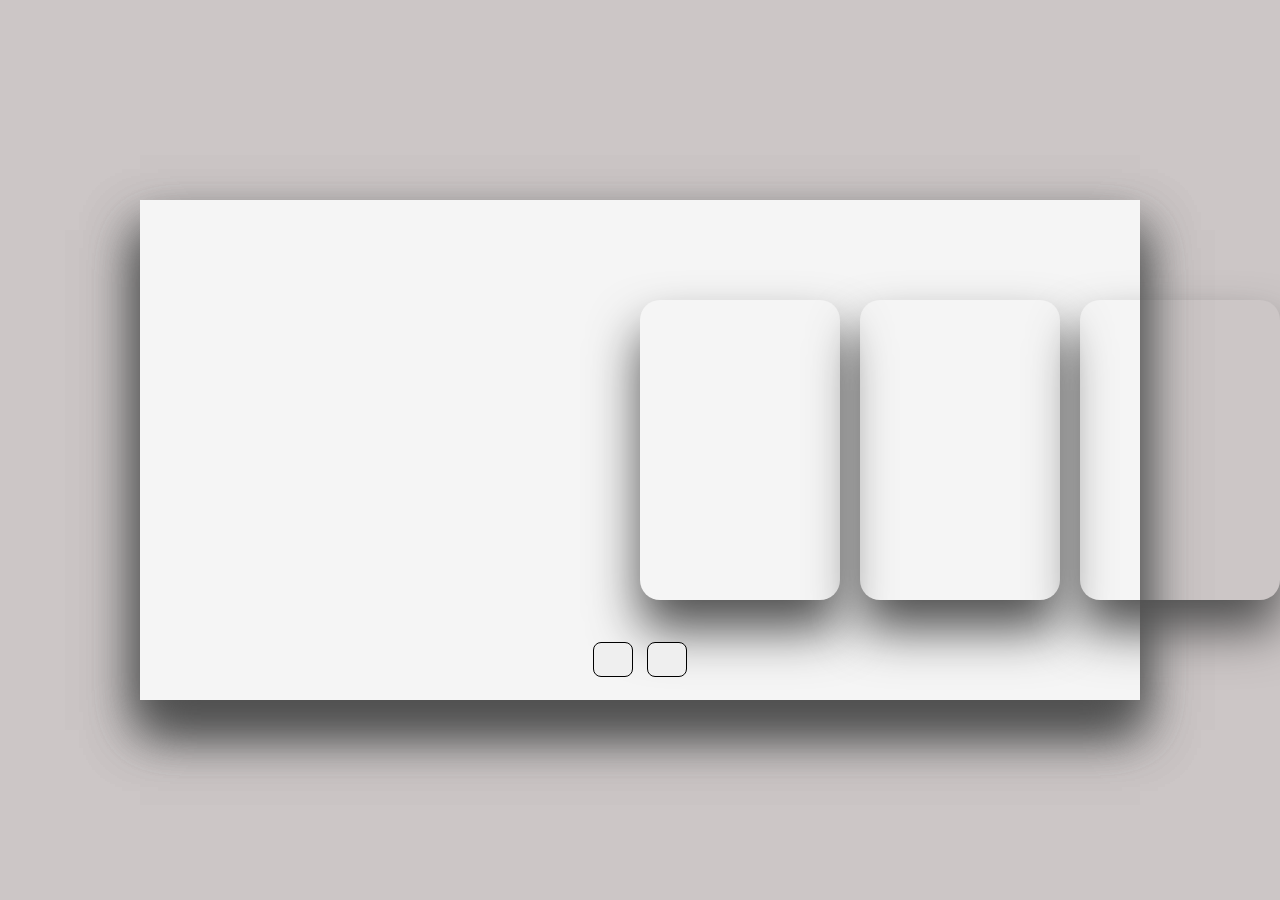
<file: 1 Animated Slider/index.html>
<!DOCTYPE html>
<html lang="en">
    <head>
        <meta charset="UTF-8">
        <meta name="viewport" content="width=device-width, initial-scale=1.0">
        <title>Slider Design | X-Dev</title>
        <link rel="stylesheet" href="style.css" />
        <link rel="stylesheet"
            href="https://cdnjs.cloudflare.com/ajax/libs/font-awesome/6.4.0/css/all.min.css"
            integrity="sha512-iecdLmaskl7CVkqkXNQ/ZH/XLlvWZOJyj7Yy7tcenmpD1ypASozpmT/E0iPtmFIB46ZmdtAc9eNBvH0H/ZpiBw=="
            crossorigin="anonymous" referrerpolicy="no-referrer" />
    </head>
    <body>
        <!--Font Awesome CDN-->

        <div class="container">

            <div class="slide">

                <div class="item"
                    style="background-image: url(https://i.ibb.co/qCkd9jS/img1.jpg);">
                    <div class="content">
                        <div class="name">Switzerland</div>
                        <div class="des">X-Dev, Transforming code into visual poetry..!</div>
                        <button>See More</button>
                    </div>
                </div>
                <div class="item"
                    style="background-image: url(https://i.ibb.co/jrRb11q/img2.jpg);">
                    <div class="content">
                        <div class="name">Finland</div>
                        <div class="des">X-Dev, Transforming code into visual poetry..!</div>
                        <button>See More</button>
                    </div>
                </div>
                <div class="item"
                    style="background-image: url(https://i.ibb.co/NSwVv8D/img3.jpg);">
                    <div class="content">
                        <div class="name">Iceland</div>
                        <div class="des">X-Dev, Transforming code into visual poetry..!</div>
                        <button>See More</button>
                    </div>
                </div>
                <div class="item"
                    style="background-image: url(https://i.ibb.co/Bq4Q0M8/img4.jpg);">
                    <div class="content">
                        <div class="name">Australia</div>
                        <div class="des">X-Dev, Transforming code into visual poetry..!</div>
                        <button>See More</button>
                    </div>
                </div>
                <div class="item"
                    style="background-image: url(https://i.ibb.co/jTQfmTq/img5.jpg);">
                    <div class="content">
                        <div class="name">Netherland</div>
                        <div class="des">X-Dev, Transforming code into visual poetry..!</div>
                        <button>See More</button>
                    </div>
                </div>
                <div class="item"
                    style="background-image: url(https://i.ibb.co/RNkk6L0/img6.jpg);">
                    <div class="content">
                        <div class="name">Ireland</div>
                        <div class="des">X-Dev, Transforming code into visual poetry..! </div>
                        <button>See More</button>
                    </div>
                </div>

            </div>

            <div class="button">
                <button class="prev"><i
                        class="fa-solid fa-arrow-left"></i></button>
                <button class="next"><i
                        class="fa-solid fa-arrow-right"></i></button>
            </div>

        </div>
        <script src="script.js"></script>
    </body>
</html>
</file>
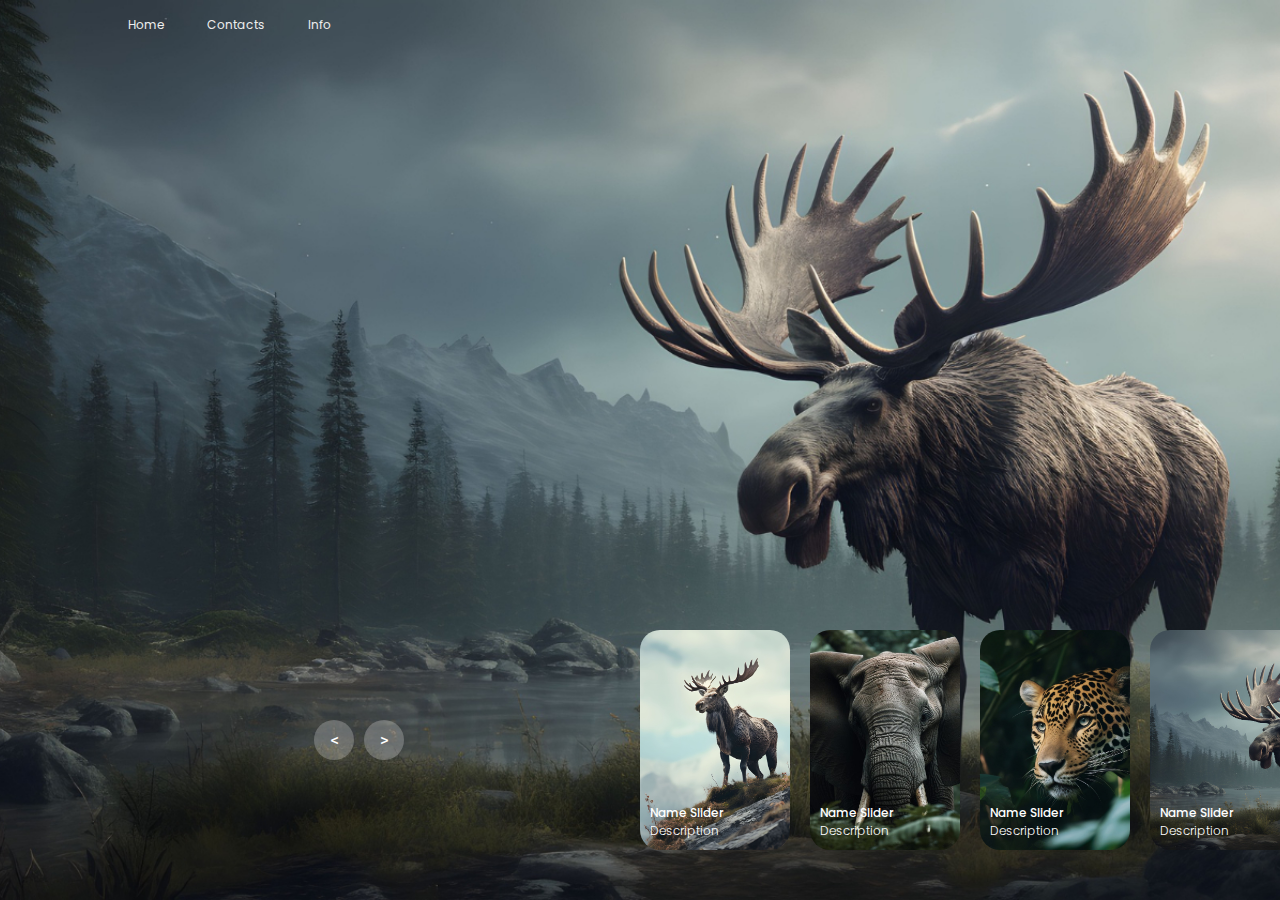
<file: 2 Animated Slider/index.html>
<!DOCTYPE html>
<html lang="en">
<head>
    <meta charset="UTF-8">
    <meta name="viewport" content="width=device-width, initial-scale=1.0">
    <title>X-Dev</title>
    <link rel="stylesheet" href="style.css">
</head>
<body>
    <header>
        <nav>
            <a href="">Home</a>
            <a href="">Contacts</a>
            <a href="">Info</a>
        </nav>
    </header>

    <!-- carousel -->
    <div class="carousel">
        <!-- list item -->
        <div class="list">
            <div class="item">
                <img src="assets/img1.jpg">
                <div class="content">
                    <div class="author">X-Dev</div>
                    <div class="title">DESIGN SLIDER</div>
                    <div class="topic">ANIMAL</div>
                    <div class="des">
                        <!-- lorem 50 -->
                        Lorem ipsum dolor, sit amet consectetur adipisicing elit. Ut sequi, rem magnam nesciunt minima placeat, itaque eum neque officiis unde, eaque optio ratione aliquid assumenda facere ab et quasi ducimus aut doloribus non numquam. Explicabo, laboriosam nisi reprehenderit tempora at laborum natus unde. Ut, exercitationem eum aperiam illo illum laudantium?
                    </div>
                    <div class="buttons">
                        <button>SEE MORE</button>
                        <button>SUBSCRIBE</button>
                    </div>
                </div>
            </div>
            <div class="item">
                <img src="assets/img2.jpg">
                <div class="content">
                    <div class="author">X-Dev</div>
                    <div class="title">DESIGN SLIDER</div>
                    <div class="topic">ANIMAL</div>
                    <div class="des">
                        Lorem ipsum dolor, sit amet consectetur adipisicing elit. Ut sequi, rem magnam nesciunt minima placeat, itaque eum neque officiis unde, eaque optio ratione aliquid assumenda facere ab et quasi ducimus aut doloribus non numquam. Explicabo, laboriosam nisi reprehenderit tempora at laborum natus unde. Ut, exercitationem eum aperiam illo illum laudantium?
                    </div>
                    <div class="buttons">
                        <button>SEE MORE</button>
                        <button>SUBSCRIBE</button>
                    </div>
                </div>
            </div>
            <div class="item">
                <img src="assets/img3.jpg">
                <div class="content">
                    <div class="author">X-Dev</div>
                    <div class="title">DESIGN SLIDER</div>
                    <div class="topic">ANIMAL</div>
                    <div class="des">
                        Lorem ipsum dolor, sit amet consectetur adipisicing elit. Ut sequi, rem magnam nesciunt minima placeat, itaque eum neque officiis unde, eaque optio ratione aliquid assumenda facere ab et quasi ducimus aut doloribus non numquam. Explicabo, laboriosam nisi reprehenderit tempora at laborum natus unde. Ut, exercitationem eum aperiam illo illum laudantium?
                    </div>
                    <div class="buttons">
                        <button>SEE MORE</button>
                        <button>SUBSCRIBE</button>
                    </div>
                </div>
            </div>
            <div class="item">
                <img src="assets/img4.jpg">
                <div class="content">
                    <div class="author">X-Dev</div>
                    <div class="title">DESIGN SLIDER</div>
                    <div class="topic">ANIMAL</div>
                    <div class="des">
                        Lorem ipsum dolor, sit amet consectetur adipisicing elit. Ut sequi, rem magnam nesciunt minima placeat, itaque eum neque officiis unde, eaque optio ratione aliquid assumenda facere ab et quasi ducimus aut doloribus non numquam. Explicabo, laboriosam nisi reprehenderit tempora at laborum natus unde. Ut, exercitationem eum aperiam illo illum laudantium?
                    </div>
                    <div class="buttons">
                        <button>SEE MORE</button>
                        <button>SUBSCRIBE</button>
                    </div>
                </div>
            </div>
        </div>
        <!-- list thumnail -->
        <div class="thumbnail">
            <div class="item">
                <img src="assets/img1.jpg">
                <div class="content">
                    <div class="title">
                        Name Slider
                    </div>
                    <div class="description">
                        Description
                    </div>
                </div>
            </div>
            <div class="item">
                <img src="assets/img2.jpg">
                <div class="content">
                    <div class="title">
                        Name Slider
                    </div>
                    <div class="description">
                        Description
                    </div>
                </div>
            </div>
            <div class="item">
                <img src="assets/img3.jpg">
                <div class="content">
                    <div class="title">
                        Name Slider
                    </div>
                    <div class="description">
                        Description
                    </div>
                </div>
            </div>
            <div class="item">
                <img src="assets/img4.jpg">
                <div class="content">
                    <div class="title">
                        Name Slider
                    </div>
                    <div class="description">
                        Description
                    </div>
                </div>
            </div>
        </div>
        <!-- next prev -->

        <div class="arrows">
            <button id="prev"><</button>
            <button id="next">></button>
        </div>
        <!-- time running -->
        <div class="time"></div>
    </div>

    <script src="script.js"></script>
</body>
</html>
</file>
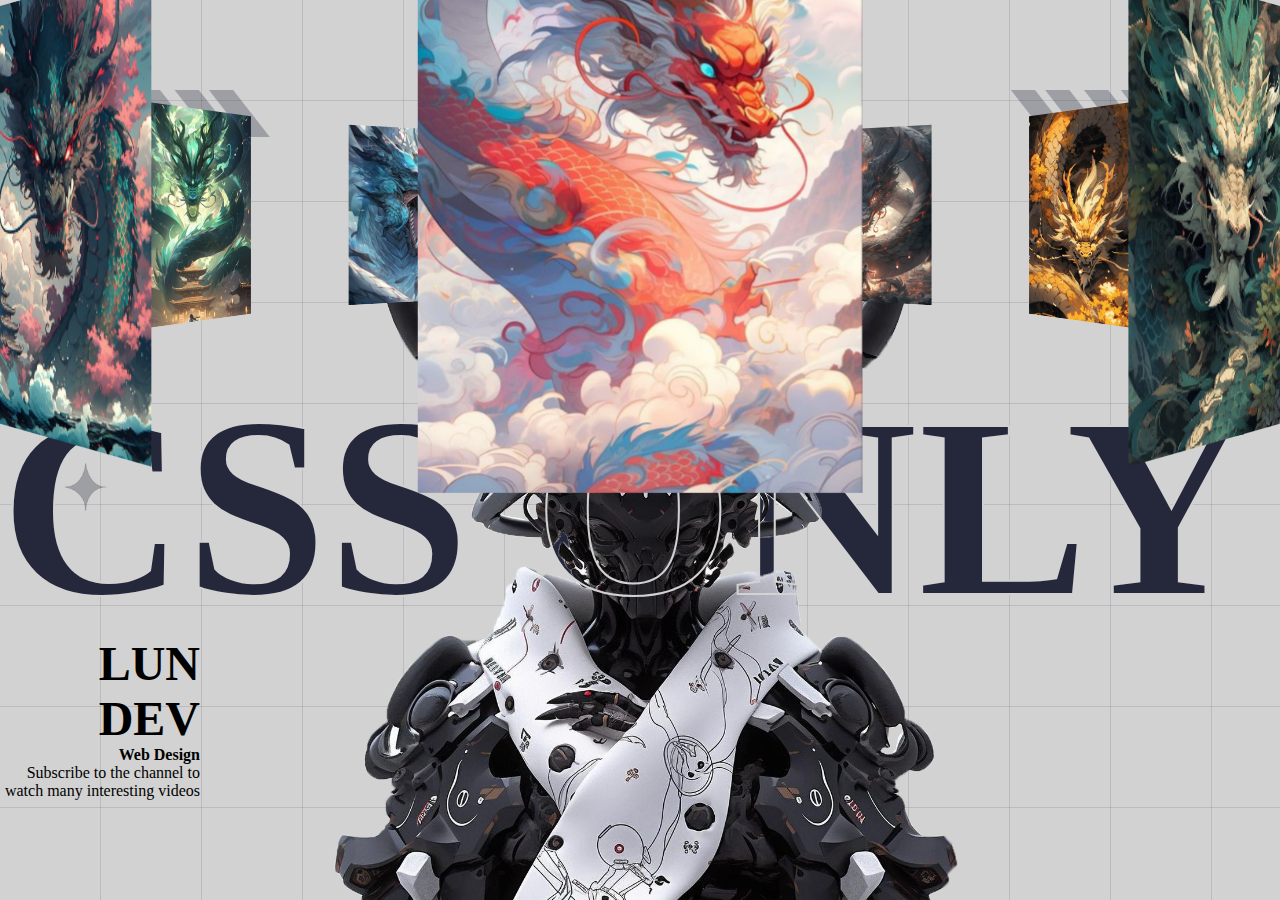
<file: 4 3D Roatating Slider/index.html>
<!DOCTYPE html>
<html lang="en">
<head>
    <meta charset="UTF-8">
    <meta name="viewport" content="width=device-width, initial-scale=1.0">
    <title>Document</title>
    <style>
        
        *{
            margin: 0;
            padding: 0;
            box-sizing: border-box;
        }
        body{
            background-color: #D2D2D2;
            background-image:
            repeating-linear-gradient(
                to right, transparent 0 100px,
                #25283b22 100px 101px
            ),
            repeating-linear-gradient(
                to bottom, transparent 0 100px,
                #25283b22 100px 101px
            );
        }
        
        body::before{
            position: absolute;
            width: min(1400px, 90vw);
            top: 10%;
            left: 50%;
            height: 50%;
            transform: translateX(-50%);
            content: '';
            background-image: url(images/bg.png);
            background-size: 100%;
            background-repeat: no-repeat;
            background-position: top center;
            pointer-events: none;
        }
    </style>
    <link rel="stylesheet" href="style.css">
</head>
<body>

    <div class="banner">
        <div class="slider" style="--quantity: 10">
            <div class="item" style="--position: 1"><img src="images/dragon_1.jpg" alt=""></div>
            <div class="item" style="--position: 2"><img src="images/dragon_2.jpg" alt=""></div>
            <div class="item" style="--position: 3"><img src="images/dragon_3.jpg" alt=""></div>
            <div class="item" style="--position: 4"><img src="images/dragon_4.jpg" alt=""></div>
            <div class="item" style="--position: 5"><img src="images/dragon_5.jpg" alt=""></div>
            <div class="item" style="--position: 6"><img src="images/dragon_6.jpg" alt=""></div>
            <div class="item" style="--position: 7"><img src="images/dragon_7.jpg" alt=""></div>
            <div class="item" style="--position: 8"><img src="images/dragon_8.jpg" alt=""></div>
            <div class="item" style="--position: 9"><img src="images/dragon_9.jpg" alt=""></div>
            <div class="item" style="--position: 10"><img src="images/dragon_10.jpg" alt=""></div>
        </div>
        <div class="content">
            <h1 data-content="CSS ONLY">
                CSS ONLY
            </h1>
            <div class="author">
                <h2>LUN DEV</h2>
                <p><b>Web Design</b></p>
                <p>
                    Subscribe to the channel to watch many interesting videos
                </p>
            </div>
            <div class="model"></div>
        </div>
    </div>
    <!-- <p>Lorem ipsum dolor sit amet consectetur adipisicing elit. Qui magni laborum harum, vero repudiandae odio doloremque blanditiis impedit fugit, sint itaque magnam, voluptate incidunt numquam consequuntur nisi quis. Accusamus inventore nisi repellat ea earum aut qui tempora eum dolorum ab corrupti reiciendis, ratione non neque molestias possimus ut deserunt iure suscipit sint quas aperiam quisquam aspernatur? Possimus unde, sunt necessitatibus labore, eos dolorem sit non sint natus dolor facilis, est vero sed magnam ea reprehenderit placeat voluptas reiciendis nostrum. Rem nam, nobis harum accusamus earum repellendus voluptas explicabo ab consequatur porro sapiente quidem esse ut ipsa eligendi error magnam suscipit.</p> -->
</body>
</html>
</file>
<file: 1 Animated Slider/style.css>
*{
  margin: 0;
  padding: 0;
  box-sizing: border-box;
}

body{
  background: #ccc6c6;
  overflow: hidden;
}

.container{
  position: absolute;
  top: 50%;
  left: 50%;
  transform: translate(-50%, -50%);
  width: 1000px;
  height: 500px;
  background: #f5f5f5;
  box-shadow: 0 30px 50px #dbdbdb;
}

.container .slide .item{
  width: 200px;
  height: 300px;
  position: absolute;
  top: 50%;
  transform: translate(0, -50%);
  border-radius: 20px;
  box-shadow: 0 30px 50px #505050;
  background-position: 50% 50%;
  background-size: cover;
  display: inline-block;
  transition: 0.5s;
}

.slide .item:nth-child(1),
.slide .item:nth-child(2){
  top: 0;
  left: 0;
  transform: translate(0, 0);
  border-radius: 0;
  width: 100%;
  height: 100%;
}


.slide .item:nth-child(3){
  left: 50%;
}
.slide .item:nth-child(4){
  left: calc(50% + 220px);
}
.slide .item:nth-child(5){
  left: calc(50% + 440px);
}

/* here n = 0, 1, 2, 3,... */
.slide .item:nth-child(n + 6){
  left: calc(50% + 660px);
  opacity: 0;
}



.item .content{
  position: absolute;
  top: 50%;
  left: 100px;
  width: 300px;
  text-align: left;
  color: #eee;
  transform: translate(0, -50%);
  font-family: system-ui;
  display: none;
}


.slide .item:nth-child(2) .content{
  display: block;
}


.content .name{
  font-size: 40px;
  text-transform: uppercase;
  font-weight: bold;
  opacity: 0;
  animation: animate 1s ease-in-out 1 forwards;
}

.content .des{
  margin-top: 10px;
  margin-bottom: 20px;
  opacity: 0;
  animation: animate 1s ease-in-out 0.3s 1 forwards;
}

.content button{
  padding: 10px 20px;
  border: none;
  cursor: pointer;
  opacity: 0;
  animation: animate 1s ease-in-out 0.6s 1 forwards;
}


@keyframes animate {
  from{
      opacity: 0;
      transform: translate(0, 100px);
      filter: blur(33px);
  }

  to{
      opacity: 1;
      transform: translate(0);
      filter: blur(0);
  }
}



.button{
  width: 100%;
  text-align: center;
  position: absolute;
  bottom: 20px;
}

.button button{
  width: 40px;
  height: 35px;
  border-radius: 8px;
  border: none;
  cursor: pointer;
  margin: 0 5px;
  border: 1px solid #000;
  transition: 0.3s;
}

.button button:hover{
  background: #ababab;
  color: #fff;
}
</file>
<file: 2 Animated Slider/style.css>
@import url('https://fonts.googleapis.com/css2?family=Poppins:ital,wght@0,100;0,200;0,300;0,400;0,500;0,600;0,700;0,800;0,900;1,100;1,200;1,300;1,400;1,500;1,600;1,700;1,800;1,900&display=swap');
body{
    margin: 0;
    background-color: #000;
    color: #eee;
    font-family: Poppins;
    font-size: 12px;
}
a{
    text-decoration: none;
}
header{
    width: 1140px;
    max-width: 80%;
    margin: auto;
    height: 50px;
    display: flex;
    align-items: center;
    position: relative;
    z-index: 100;
}
header a{
    color: #eee;
    margin-right: 40px;
}
/* carousel */
.carousel{
    height: 100vh;
    margin-top: -50px;
    width: 100vw;
    overflow: hidden;
    position: relative;
}
.carousel .list .item{
    width: 100%;
    height: 100%;
    position: absolute;
    inset: 0 0 0 0;
}
.carousel .list .item img{
    width: 100%;
    height: 100%;
    object-fit: cover;
}
.carousel .list .item .content{
    position: absolute;
    top: 20%;
    width: 1140px;
    max-width: 80%;
    left: 50%;
    transform: translateX(-50%);
    padding-right: 30%;
    box-sizing: border-box;
    color: #fff;
    text-shadow: 0 5px 10px #0004;
}
.carousel .list .item .author{
    font-weight: bold;
    letter-spacing: 10px;
}
.carousel .list .item .title,
.carousel .list .item .topic{
    font-size: 5em;
    font-weight: bold;
    line-height: 1.3em;
}
.carousel .list .item .topic{
    color: #f1683a;
}
.carousel .list .item .buttons{
    display: grid;
    grid-template-columns: repeat(2, 130px);
    grid-template-rows: 40px;
    gap: 5px;
    margin-top: 20px;
}
.carousel .list .item .buttons button{
    border: none;
    background-color: #eee;
    letter-spacing: 3px;
    font-family: Poppins;
    font-weight: 500;
}
.carousel .list .item .buttons button:nth-child(2){
    background-color: transparent;
    border: 1px solid #fff;
    color: #eee;
}
/* thumbail */
.thumbnail{
    position: absolute;
    bottom: 50px;
    left: 50%;
    width: max-content;
    z-index: 100;
    display: flex;
    gap: 20px;
}
.thumbnail .item{
    width: 150px;
    height: 220px;
    flex-shrink: 0;
    position: relative;
}
.thumbnail .item img{
    width: 100%;
    height: 100%;
    object-fit: cover;
    border-radius: 20px;
}
.thumbnail .item .content{
    color: #fff;
    position: absolute;
    bottom: 10px;
    left: 10px;
    right: 10px;
}
.thumbnail .item .content .title{
    font-weight: 500;
}
.thumbnail .item .content .description{
    font-weight: 300;
}
/* arrows */
.arrows{
    position: absolute;
    top: 80%;
    right: 52%;
    z-index: 100;
    width: 300px;
    max-width: 30%;
    display: flex;
    gap: 10px;
    align-items: center;
}
.arrows button{
    width: 40px;
    height: 40px;
    border-radius: 50%;
    background-color: #eee4;
    border: none;
    color: #fff;
    font-family: monospace;
    font-weight: bold;
    transition: .5s;
}
.arrows button:hover{
    background-color: #fff;
    color: #000;
}

/* animation */
.carousel .list .item:nth-child(1){
    z-index: 1;
}

/* animation text in first item */

.carousel .list .item:nth-child(1) .content .author,
.carousel .list .item:nth-child(1) .content .title,
.carousel .list .item:nth-child(1) .content .topic,
.carousel .list .item:nth-child(1) .content .des,
.carousel .list .item:nth-child(1) .content .buttons
{
    transform: translateY(50px);
    filter: blur(20px);
    opacity: 0;
    animation: showContent .5s 1s linear 1 forwards;
}
@keyframes showContent{
    to{
        transform: translateY(0px);
        filter: blur(0px);
        opacity: 1;
    }
}
.carousel .list .item:nth-child(1) .content .title{
    animation-delay: 1.2s!important;
}
.carousel .list .item:nth-child(1) .content .topic{
    animation-delay: 1.4s!important;
}
.carousel .list .item:nth-child(1) .content .des{
    animation-delay: 1.6s!important;
}
.carousel .list .item:nth-child(1) .content .buttons{
    animation-delay: 1.8s!important;
}
/* create animation when next click */
.carousel.next .list .item:nth-child(1) img{
    width: 150px;
    height: 220px;
    position: absolute;
    bottom: 50px;
    left: 50%;
    border-radius: 30px;
    animation: showImage .5s linear 1 forwards;
}
@keyframes showImage{
    to{
        bottom: 0;
        left: 0;
        width: 100%;
        height: 100%;
        border-radius: 0;
    }
}

.carousel.next .thumbnail .item:nth-last-child(1){
    overflow: hidden;
    animation: showThumbnail .5s linear 1 forwards;
}
.carousel.prev .list .item img{
    z-index: 100;
}
@keyframes showThumbnail{
    from{
        width: 0;
        opacity: 0;
    }
}
.carousel.next .thumbnail{
    animation: effectNext .5s linear 1 forwards;
}

@keyframes effectNext{
    from{
        transform: translateX(150px);
    }
}

/* running time */

.carousel .time{
    position: absolute;
    z-index: 1000;
    width: 0%;
    height: 3px;
    background-color: #f1683a;
    left: 0;
    top: 0;
}

.carousel.next .time,
.carousel.prev .time{
    animation: runningTime 3s linear 1 forwards;
}
@keyframes runningTime{
    from{ width: 100%}
    to{width: 0}
}


/* prev click */

.carousel.prev .list .item:nth-child(2){
    z-index: 2;
}

.carousel.prev .list .item:nth-child(2) img{
    animation: outFrame 0.5s linear 1 forwards;
    position: absolute;
    bottom: 0;
    left: 0;
}
@keyframes outFrame{
    to{
        width: 150px;
        height: 220px;
        bottom: 50px;
        left: 50%;
        border-radius: 20px;
    }
}

.carousel.prev .thumbnail .item:nth-child(1){
    overflow: hidden;
    opacity: 0;
    animation: showThumbnail .5s linear 1 forwards;
}
.carousel.next .arrows button,
.carousel.prev .arrows button{
    pointer-events: none;
}
.carousel.prev .list .item:nth-child(2) .content .author,
.carousel.prev .list .item:nth-child(2) .content .title,
.carousel.prev .list .item:nth-child(2) .content .topic,
.carousel.prev .list .item:nth-child(2) .content .des,
.carousel.prev .list .item:nth-child(2) .content .buttons
{
    animation: contentOut 1.5s linear 1 forwards!important;
}

@keyframes contentOut{
    to{
        transform: translateY(-150px);
        filter: blur(20px);
        opacity: 0;
    }
}
@media screen and (max-width: 678px) {
    .carousel .list .item .content{
        padding-right: 0;
    }
    .carousel .list .item .content .title{
        font-size: 30px;
    }
}
</file>
<file: 4 3D Roatating Slider/style.css>
@import url('https://fonts.cdnfonts.com/css/ica-rubrik-black');
@import url('https://fonts.cdnfonts.com/css/poppins');

.banner{
    width: 100%;
    height: 100vh;
    text-align: center;
    overflow: hidden;
    position: relative;
}
.banner .slider{
    position: absolute;
    width: 200px;
    height: 250px;
    top: 10%;
    left: calc(50% - 100px);
    transform-style: preserve-3d;
    transform: perspective(1000px);
    animation: autoRun 20s linear infinite;
    z-index: 2;
}
@keyframes autoRun{
    from{
        transform: perspective(1000px) rotateX(-16deg) rotateY(0deg);
    }to{
        transform: perspective(1000px) rotateX(-16deg) rotateY(360deg);
    }
}

.banner .slider .item{
    position: absolute;
    inset: 0 0 0 0;
    transform: 
        rotateY(calc( (var(--position) - 1) * (360 / var(--quantity)) * 1deg))
        translateZ(550px);
}
.banner .slider .item img{
    width: 100%;
    height: 100%;
    object-fit: cover;
}
.banner .content{
    position: absolute;
    bottom: 0;
    left: 50%;
    transform: translateX(-50%);
    width: min(1400px, 100vw);
    height: max-content;
    padding-bottom: 100px;
    display: flex;
    flex-wrap: wrap;
    justify-content: space-between;
    align-items: center;
    z-index: 1;
}
.banner .content h1{
    font-family: 'ICA Rubrik';
    font-size: 16em;
    line-height: 1em;
    color: #25283B;
    position: relative;
}
.banner .content h1::after{
    position: absolute;
    inset: 0 0 0 0;
    content: attr(data-content);
    z-index: 2;
    -webkit-text-stroke: 2px #d2d2d2;
    color: transparent;
}
.banner .content .author{
    font-family: Poppins;
    text-align: right;
    max-width: 200px;
}
.banner .content h2{
    font-size: 3em;
}
.banner .content .model{
    background-image: url(images/model.png);
    width: 100%;
    height: 75vh;
    position: absolute;
    bottom: 0;
    left: 0;
    background-size: auto 130%;
    background-repeat: no-repeat;
    background-position: top center;
    z-index: 1;
}
@media screen and (max-width: 1023px) {
    .banner .slider{
        width: 160px;
        height: 200px;
        left: calc(50% - 80px);
    }
    .banner .slider .item{
        transform: 
            rotateY(calc( (var(--position) - 1) * (360 / var(--quantity)) * 1deg))
            translateZ(300px);
    }
    .banner .content h1{
        text-align: center;
        width: 100%;
        text-shadow: 0 10px 20px #000;
        font-size: 7em;
    }
    .banner .content .author{
        color: #fff;
        padding: 20px;
        text-shadow: 0 10px 20px #000;
        z-index: 2;
        max-width: unset;
        width: 100%;
        text-align: center;
        padding: 0 30px;
    }
}
@media screen and (max-width: 767px) {
    .banner .slider{
        width: 100px;
        height: 150px;
        left: calc(50% - 50px);
    }
    .banner .slider .item{
        transform: 
            rotateY(calc( (var(--position) - 1) * (360 / var(--quantity)) * 1deg))
            translateZ(180px);
    }
    .banner .content h1{
        font-size: 5em;
    }
}
</file>
